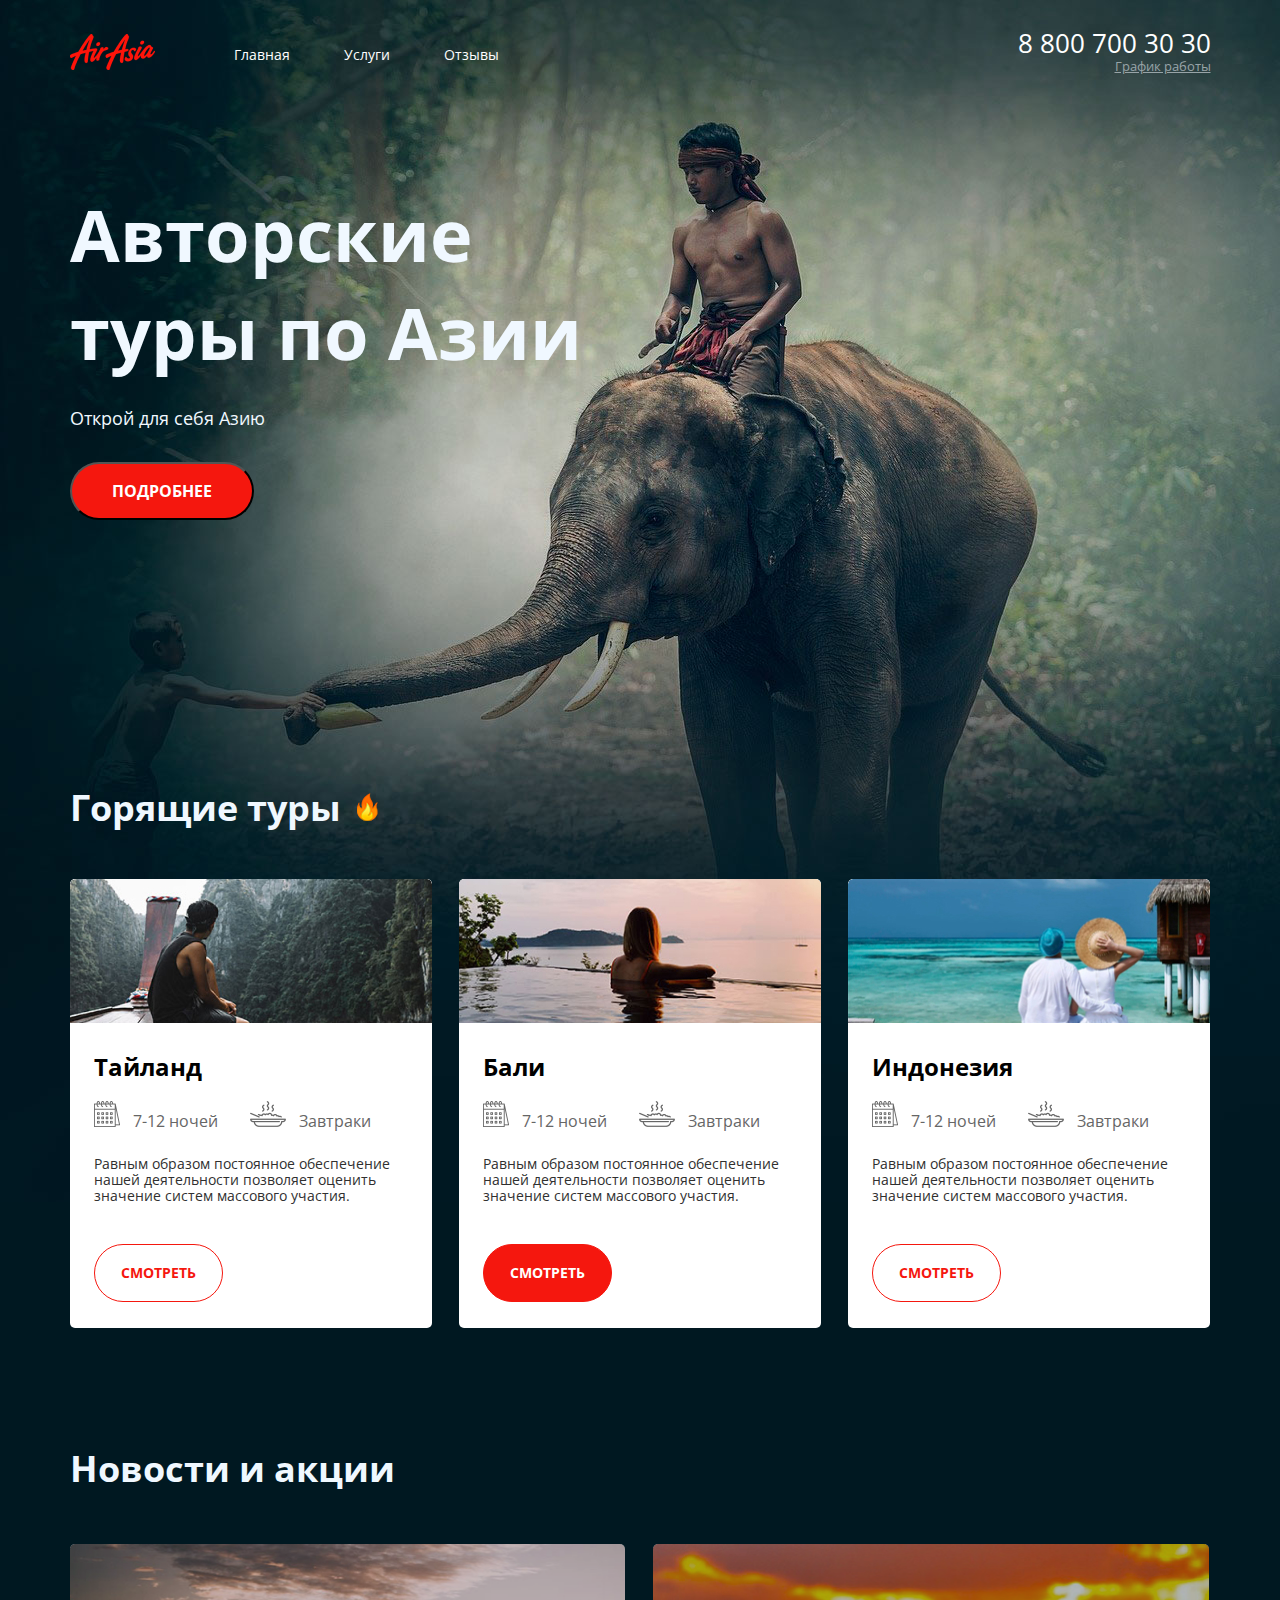
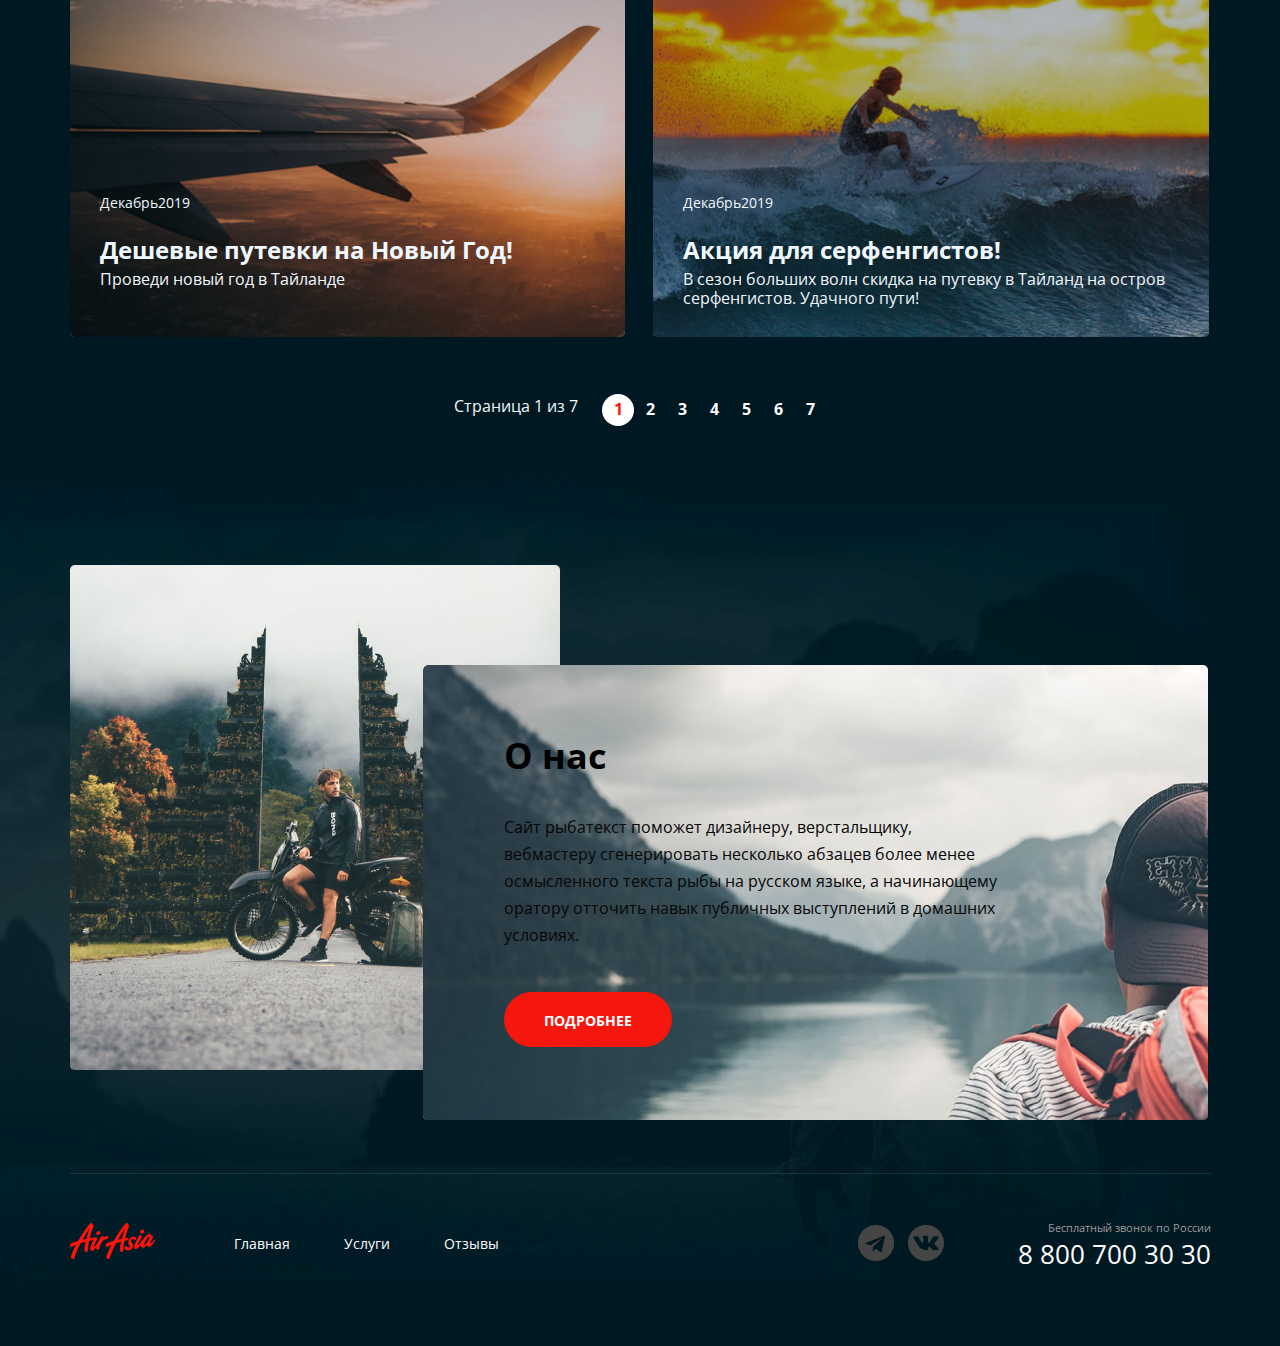
<file: project_air_asia/index.html>
<!DOCTYPE html>
<html lang="ru">

<head>
  <meta charset="UTF-8">
  <meta http-equiv="X-UA-Compatible" content="IE=edge">
  <meta name="viewport" content="width=1920, initial-scale=1.0">
  <title>air asia</title>
  <link rel="preconnect" href="https://fonts.googleapis.com">
  <link rel="preconnect" href="https://fonts.gstatic.com" crossorigin>
  <link href="https://fonts.googleapis.com/css2?family=Open+Sans:wght@400;600;700&display=swap" rel="stylesheet">
  <link rel="stylesheet" href="./normalize.css">
  <link rel="stylesheet" href="./main.css">
  <style>
    ul {
      margin: 0px;
      /* Отступ слева в браузере IE и Opera */
      padding: 0px;
      /* Отступ слева в браузере Firefox, Safari, Chrome */
    }

    ul li {
      list-style-type: none;
      /* Убираем маркеры */
    }

    h1,
    h2,
    h3,
    h4,
    h5,
    h6,
    p {
      margin: 0;
      font-weight: normal;
    }

    body,
    html {
      height: 100%;
    }

    * {
      box-sizing: border-box;
    }
  </style>
</head>

<body>
  <div class="wrapper">
    <section class="hero">
      <div class="container hero__container">
        <header class="header">
          <div class="header__col">
            <div class="logo">
              <a href="https://slawolf79.github.io/air_asia-project/project_air_asia/index.html" class="logo__link">
                <img src="./img/лого.png" class="logo__pic">
              </a>
            </div>
            <nav class="menu">
              <ul class="menu__list">
                <li class="menu__item menu__item--active"><a href="/" class="menu__link">Главная</a></li>
                <li class="menu__item"><a href="./services.html" class="menu__link">Услуги</a></li>
                <li class="menu__item"><a href="./reviews.html" class="menu__link">Отзывы</a></li>
              </ul>
            </nav>
          </div>
          <div class="header__col header__col--align--right">
            <address class="contacts">
              <a href="tel.:88007003030" class="contacts__phone">8 800 700 30 30</a>
              <div class="dropdown">
                <a href="#" class="dropdown__link">График работы</a> 
                <div class="dropdown__menu">
                  <ul class="dropdown__list">
                    <li class="dropdown__item dropdown__item--bold">пн-вс: 09:00 - 20:00</li>
                    <li class="dropdown__item">Обед: 14:00-14:30</li>
                  </ul>
                </div>
            </address>
          </div>
        </header>
        <section class="banner">
          <h1 class="banner__caption">Авторские туры по Азии</h1>
          <p class="banner__text">Открой для себя Азию</p>
          <button class="banner__button banner__button--color--red">подробнее</button>
        </section>
      </div>
    </section>

    <div class="page-content">
      <div class="container page-content__container">
        <section class="hot-tours">
          <div class="hot-tors__header">
            <h2 class="hot-tours__caption">Горящие туры</h2>
            <a href="/" class="hot-tours__link">
              <img src="./img/flame.png" alt="относительный путь" class="hot-tours__icon">
            </a>
          </div>
          <ul class="hot-tours__list">
            <li class="hot-tours__item tours">
              <div class="tours-cart">
                <a href="/" class="tours-cart__link">
                  <img src="./img/river.jpg" alt="относительный путь" class="tours-cart__pic">
                </a>
              </div>
              <div class="tours-content">
                <h3 class="tours-content__country">Тайланд</h3>
                <div class="tours-options">
                  <a href="/" class="tours-options__link">
                    <img src="./img/calendar.png" alt="относительный путь" class="tours-options__icon">
                  </a>
                  <h4 class="tours-options__timeline">7-12 ночей</h4>
                  <a href="/" class="tours-options__link">
                    <img src="./img/meal.png" alt="относительный путь" class="tours-options__icon">
                  </a>
                  <h4 class="tours-options__eating">Завтраки</h4>
                </div>
                <div class="tours-description">
                  <p class="tours-description__paragraph">Равным образом постоянное обеспечение нашей деятельности
                    позволяет
                    оценить значение систем массового участия.</p>
                </div>
                <button class="tours-content__button tours-content__button--color--white">смотреть</button>

              </div>

            </li>

            <li class="hot-tours__item tours">
              <div class="tours-cart">
                <a href="/" class="tours-cart__link">
                  <img src="./img/pool.jpg" alt="относительный путь" class="tours-cart__pic">
                </a>
              </div>
              <div class="tours-content">
                <h3 class="tours-content__country">Бали</h3>
                <div class="tours-options">
                  <a href="/" class="tours-options__link">
                    <img src="./img/calendar.png" alt="относительный путь" class="tours-options__icon">
                  </a>
                  <h4 class="tours-options__timeline">7-12 ночей</h4>
                  <a href="/" class="tours-options__link">
                    <img src="./img/meal.png" alt="относительный путь" class="tours-options__icon">
                  </a>
                  <h4 class="tours-options__eating">Завтраки</h4>
                </div>
                <div class="tours-description">
                  <p class="tours-description__paragraph">Равным образом постоянное обеспечение нашей деятельности
                    позволяет оценить значение систем массового участия.</p>
                </div>
                <button class="tours-content__button tours-content__button--color--red">смотреть</button>

              </div>

            </li>

            <li class="hot-tours__item tours">
              <div class="tours-cart">
                <a href="/" class="tours-cart__link">
                  <img src="./img/ocean.jpg" alt="относительный путь" class="tours-cart__pic">
                </a>
              </div>
              <div class="tours-content">
                <h3 class="tours-content__country">Индонезия</h3>
                <div class="tours-options">
                  <a href="/" class="tours-options__link">
                    <img src="./img/calendar.png" alt="относительный путь" class="tours-options__icon">
                  </a>
                  <h4 class="tours-options__timeline">7-12 ночей</h4>
                  <a href="/" class="tours-options__link">
                    <img src="./img/meal.png" alt="относительный путь" class="tours-options__icon">
                  </a>
                  <h4 class="tours-options__eating">Завтраки</h4>
                </div>
                <div class="tours-description">
                  <p class="tours-description__paragraph">Равным образом постоянное обеспечение нашей деятельности
                    позволяет
                    оценить значение систем массового участия.</p>
                </div>
                <button class="tours-content__button tours-content__button--color--white">смотреть</button>

              </div>

            </li>
          </ul>
        </section>
        <section class="news">
          <div class="news__container">
            <div class="news__header">
              <h2 class="news__caption">Новости и акции</h2>
            </div>
            <ul class="news__list">
              <li class="news__item single-news">
                <a href="/" class="single-news__link">
                  <img src="./img/plain.jpg" alt="относительный путь" class="single-news__pic">
                </a>
                <div class="single-news__content">
                  <date class="single-news__date">
                    <span class="single-news__date-month">Декабрь</span>
                    <span class="single-news__date-year">2019</span>
                  </date>
                  <div class="single-news__description">
                    <h3 class="single-news__caption">Дешевые путевки на Новый Год!</h3>
                    <p class="single-news__paragraph">Проведи новый год в Тайланде</p>
                  </div>
                </div>
              </li>
              <li class="news__item single-news">
                <a href="/" class="single-news__link">
                  <img src="./img/Surfer.jpg" alt="относительный путь" class="single-news__pic">
                </a>
                <div class="single-news__content">
                  <date class="single-news__date">
                    <span class="single-news__date-month">Декабрь</span>
                    <span class="single-news__date-year">2019</span>
                  </date>
                  <div class="single-news__description">
                    <h3 class="single-news__caption">Акция для серфенгистов!</h3>
                    <p class="single-news__paragraph">В сезон больших волн скидка на путевку в Тайланд на остров
                      серфенгистов. Удачного пути!</p>
                  </div>
                </div>
              </li>
            </ul>
          </div>
        </section>
        <div class="paginator paginator--theme--light">
          <div class="paginator__display">Страница 1 из 7</div>
          <ul class="paginator__list">
            <li class="paginator__item paginator__item--active"><a class="paginator__link" href="#">1</a></li>
            <li class="paginator__item"><a class="paginator__link" href="#">2</a></li>
            <li class="paginator__item"><a class="paginator__link" href="#">3</a></li>
            <li class="paginator__item"><a class="paginator__link" href="#">4</a></li>
            <li class="paginator__item"><a class="paginator__link" href="#">5</a></li>
            <li class="paginator__item"><a class="paginator__link" href="#">6</a></li>
            <li class="paginator__item"><a class="paginator__link" href="#">7</a></li>
          </ul>
        </div>
        <section class="section">
          <div class="container">
            <div class="about-us">
              <div class="about-us__description">
                <h2 class="about-us__caption">О нас</h2>
                <div class="about-us__description-text">
                  <p>Сайт рыбатекст поможет дизайнеру, верстальщику, вебмастеру сгенерировать несколько абзацев более
                    менее осмысленного текста рыбы на русском языке, а начинающему оратору отточить навык публичных
                    выступлений в домашних условиях.</p>
                </div>
                <button class="about-us__button about-us__button--color--red">подробнее</button>
              </div>
            </div>
          </div>
        </section>
      </div>
      <footer class="footer-section">
        <div class="container footer-container__content">
          <div class="footer">
            <div class="footer__col">
              <div class="logo">
                <a href="https://slawolf79.github.io/air_asia-project/project_air_asia/index.html" class="logo__link">
                  <img src="./img/лого.png" alt="относительный путь" class="logo__pic">
                </a>
              </div>
              <nav class="menu">
                <ul class="menu__list">
                  <li class="menu__item"><a href="/" class="menu__link">Главная</a></li>
                  <li class="menu__item"><a href="./services.html" class="menu__link">Услуги</a></li>
                  <li class="menu__item"><a href="./reviews.html" class="menu__link">Отзывы</a></li>
                </ul>
              </nav>
            </div>

            <div class="footer__col footer__col--align--right">
              <div class="networks">
                <ul class="networks__list">
                  <li class="networks__item networks__item--icon--tg"><a href="#" class="networks__link"></a></li>
                  <li class="networks__item networks__item--icon--vk"><a href="#" class="networks__link"></a></li>
                </ul>
              </div>

              <address class="contacts">
                <div class="contacts__info">Бесплатный звонок по России</div>
                <a href="tel.:88007003030" class="contacts__phone">8 800 700 30 30</a>
              </address>
            </div>

          </div>
        </div>
      </footer>
    </div>
  </div>

</body>

</html>
</file>
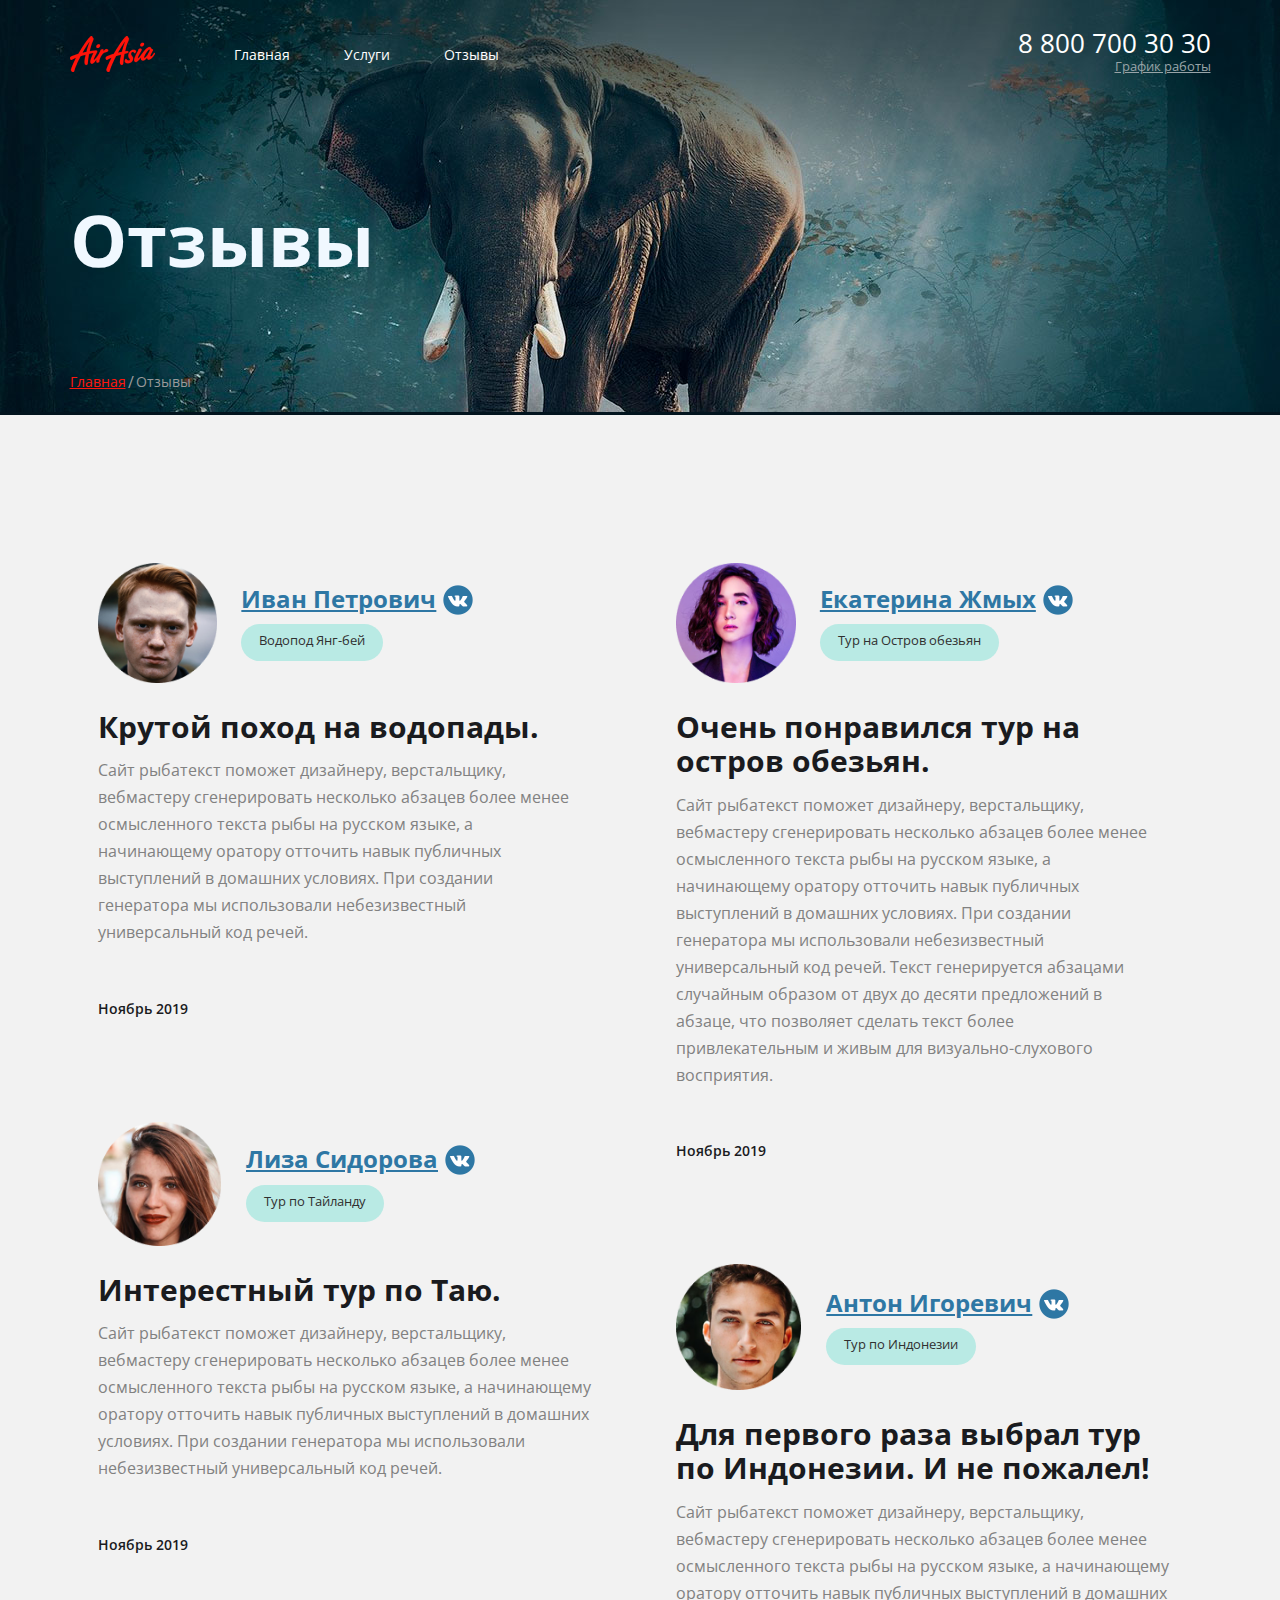
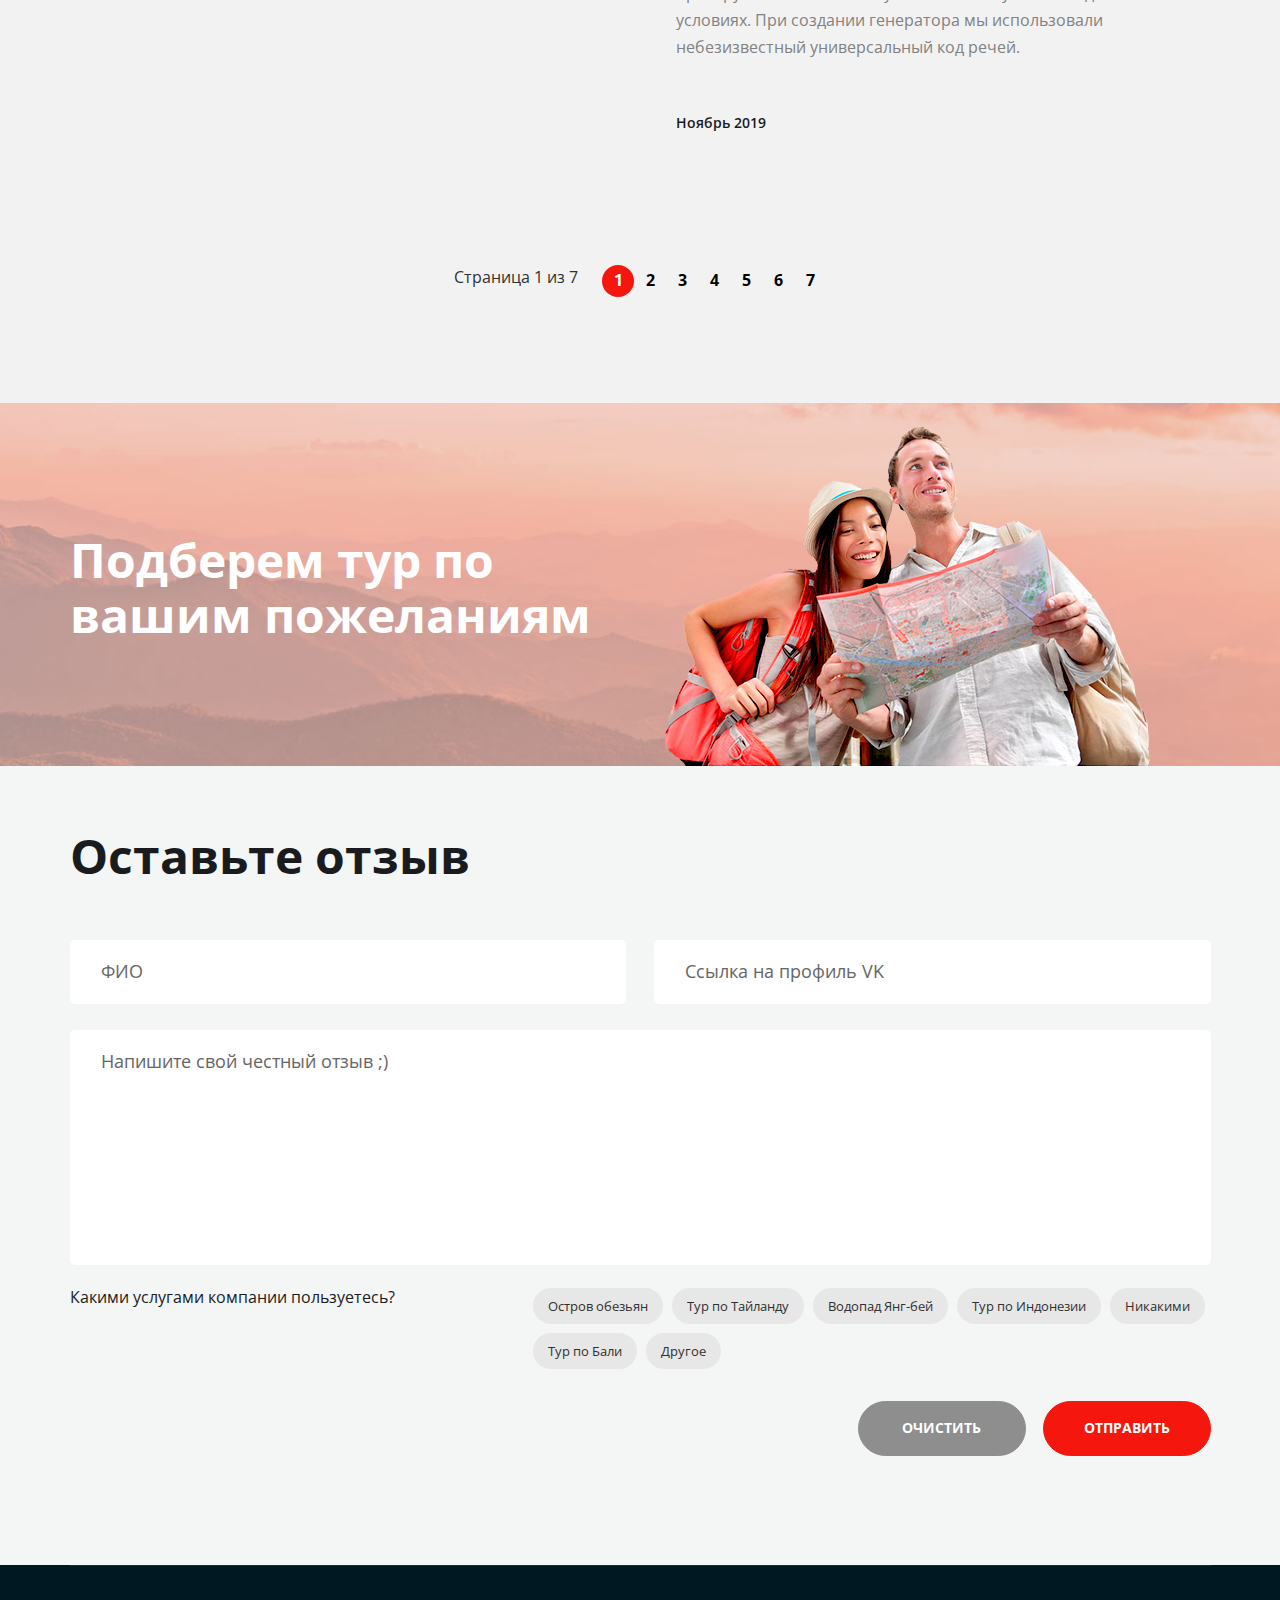
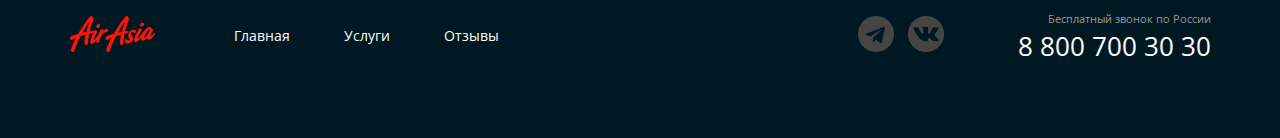
<file: project_air_asia/reviews.html>
<!DOCTYPE html>
<html lang="ru">

<head>
  <meta charset="UTF-8">
  <meta http-equiv="X-UA-Compatible" content="IE=edge">
  <meta name="viewport" content="width=1920, initial-scale=1.0">
  <title>Reviews</title>
  <link rel="preconnect" href="https://fonts.googleapis.com">
  <link rel="preconnect" href="https://fonts.gstatic.com" crossorigin>
  <link href="https://fonts.googleapis.com/css2?family=Open+Sans:wght@400;600;700&display=swap" rel="stylesheet">
  <link rel="stylesheet" href="./normalize.css">
  <link rel="stylesheet" href="./reviews.css">
  <style>
    ul {
      margin: 0px;
      /* Отступ слева в браузере IE и Opera */
      padding: 0px;
      /* Отступ слева в браузере Firefox, Safari, Chrome */
    }

    ul li {
      list-style-type: none;
      /* Убираем маркеры */
    }

    h1,
    h2,
    h3,
    h4,
    h5,
    h6,
    p {
      margin: 0;
      font-weight: normal;
    }

    body,
    html {
      height: 100%;
    }

    * {
      box-sizing: border-box;
    }

    img {
      display: block;
      max-width: 100%;
    }
  </style>
</head>

<body>
  <div class="wrapper">
    <section class="top-line">
      <div class="container top-line__container">
        <header class="header">
          <div class="header__col">
            <div class="logo">
              <a href="https://slawolf79.github.io/air_asia-project/project_air_asia/index.html" class="logo__link">
                <img src="./img/лого.png" class="logo__pic">
              </a>
            </div>
            <nav class="menu">
              <ul class="menu__list">
                <li class="menu__item menu__item--active"><a href="./index.html" class="menu__link">Главная</a></li>
                <li class="menu__item"><a href="./services.html" class="menu__link">Услуги</a></li>
                <li class="menu__item"><a href="/reviews.html" class="menu__link">Отзывы</a></li>
              </ul>
            </nav>
          </div>
          <div class="header__col header__col--align--right">
            <address class="contacts">
              <a href="tel.:88007003030" class="contacts__phone">8 800 700 30 30</a>
              <div class="dropdown">
                <a href="#" class="dropdown__link">График работы</a> 
                <div class="dropdown__menu">
                  <ul class="dropdown__list">
                    <li class="dropdown__item dropdown__item--bold">пн-вс: 09:00 - 20:00</li>
                    <li class="dropdown__item">Обед: 14:00-14:30</li>
                  </ul>
                </div>
            </address>
          </div>
        </header>
        <h1 class="page-title">Отзывы</h1>
        <nav class="breadcrumbs">
          <ul class="breadcrumbs__list">
            <li class="breadcrumbs__item">
              <a href="https://slawolf79.github.io/air_asia-project/project_air_asia/index.html" class="breadcrumbs__link">Главная</a>
            </li>
            <li class="breadcrumbs__item breadcrumbs__item--active">
              <a href="#" class="breadcrumbs__link">Отзывы</a>
            </li>
          </ul>
        </nav>
      </div>
    </section>
    <main class="page-content page-content--reviews">
      <div class="container page-content__container">
        <ul class="reviews">
          <li class="reviews__item review">
            <div class="review__profile">
              <div class="review__img">
                <img src="./img/man1.png" class="review__img-elem" alt="human-icon">
              </div>
              <div class="profile">
                <div class="profile__header">
                  <h3 class="profile__caption">Иван Петрович</h3>
                  <a href="/" class="profile__link">
                    <img src="./img/vk-blue.png" alt="относительный путь" class="profile__icon">
                  </a>
                </div>
                <div class="profile__desc">Водопод Янг-бей</div>
              </div>
            </div>
            <div class="review__content">
              <h2 class="review__title">Крутой поход на водопады.</h2>
              <div class="review__description">
                <p>Сайт рыбатекст поможет дизайнеру, верстальщику, вебмастеру сгенерировать несколько абзацев более
                  менее осмысленного текста рыбы на русском языке, а начинающему оратору отточить навык публичных
                  выступлений в домашних условиях. При создании генератора мы использовали небезизвестный универсальный
                  код речей.</p>
              </div>
            </div>
            <div class="review__date">Ноябрь 2019</div>
          </li>
          <li class="reviews__item review">
            <div class="review__profile">
              <div class="review__img">
                <img src="./img/girl2.png" class="review__img-elem" alt="human-icon">
              </div>
              <div class="profile">
                <div class="profile__header">
                  <h3 class="profile__caption">Лиза Сидорова</h3>
                  <a href="/" class="profile__link">
                    <img src="./img/vk-blue.png" alt="относительный путь" class="profile__icon">
                  </a>
                </div>
                <div class="profile__desc">Тур по Тайланду</div>
              </div>
            </div>
            <div class="review__content">
              <h2 class="review__title">Интерестный тур по Таю.</h2>
              <div class="review__description">
                <p>Сайт рыбатекст поможет дизайнеру, верстальщику, вебмастеру сгенерировать несколько абзацев более
                  менее осмысленного текста рыбы на русском языке, а начинающему оратору отточить навык публичных
                  выступлений в домашних условиях. При создании генератора мы использовали небезизвестный универсальный
                  код речей.</p>
              </div>
            </div>
            <div class="review__date">Ноябрь 2019</div>
          </li>
          <li class="reviews__item review">
            <div class="review__profile">
              <div class="review__img">
                <img src="./img/girl1.png" class="review__img-elem" alt="human-icon">
              </div>
              <div class="profile">
                <div class="profile__header">
                  <h3 class="profile__caption">Екатерина Жмых</h3>
                  <a href="/" class="profile__link">
                    <img src="./img/vk-blue.png" alt="относительный путь" class="profile__icon">
                  </a>
                </div>
                <div class="profile__desc">Тур на Остров обезьян</div>
              </div>
            </div>
            <div class="review__content">
              <h2 class="review__title">Очень понравился тур на остров обезьян.</h2>
              <div class="review__description">
                <p>Сайт рыбатекст поможет дизайнеру, верстальщику, вебмастеру сгенерировать несколько абзацев более
                  менее осмысленного текста рыбы на русском языке, а начинающему оратору отточить навык публичных
                  выступлений в домашних условиях. При создании генератора мы использовали небезизвестный универсальный
                  код речей. Текст генерируется абзацами случайным образом от двух до десяти предложений в абзаце, что
                  позволяет сделать текст более привлекательным и живым для визуально-слухового восприятия.</p>
              </div>
            </div>
            <div class="review__date">Ноябрь 2019</div>
          </li>
          <li class="reviews__item review">
            <div class="review__profile">
              <div class="review__img">
                <img src="./img/man2.png" class="review__img-elem" alt="human-icon">
              </div>
              <div class="profile">
                <div class="profile__header">
                  <h3 class="profile__caption">Антон Игоревич</h3>
                  <a href="/" class="profile__link">
                    <img src="./img/vk-blue.png" alt="относительный путь" class="profile__icon">
                  </a>
                </div>
                <div class="profile__desc">Тур по Индонезии</div>
              </div>
            </div>
            <div class="review__content">
              <h2 class="review__title">Для первого раза выбрал тур по Индонезии. И не пожалел!</h2>
              <div class="review__description">
                <p>Сайт рыбатекст поможет дизайнеру, верстальщику, вебмастеру сгенерировать несколько абзацев более
                  менее осмысленного текста рыбы на русском языке, а начинающему оратору отточить навык публичных
                  выступлений в домашних условиях. При создании генератора мы использовали небезизвестный универсальный
                  код речей.</p>
              </div>
            </div>
            <div class="review__date">Ноябрь 2019</div>
          </li>
        </ul>
        <div class="paginator paginator--theme--light">
          <div class="paginator__display">Страница 1 из 7</div>
          <ul class="paginator__list">
            <li class="paginator__item paginator__item--active"><a class="paginator__link" href="#">1</a></li>
            <li class="paginator__item"><a class="paginator__link" href="#">2</a></li>
            <li class="paginator__item"><a class="paginator__link" href="#">3</a></li>
            <li class="paginator__item"><a class="paginator__link" href="#">4</a></li>
            <li class="paginator__item"><a class="paginator__link" href="#">5</a></li>
            <li class="paginator__item"><a class="paginator__link" href="#">6</a></li>
            <li class="paginator__item"><a class="paginator__link" href="#">7</a></li>
          </ul>
        </div>
      </div>
    </main>
    <section class="middleline-section middleline-section--bg--img">
      <div class="container middleline__container">
        <div class="middleline__content">
          <div class="middleline__title">Подберем тур по вашим пожеланиям</div>
          <img src="./img/couple.png" alt="middleline-img" class="middleline__img">
        </div>
      </div>
    </section>
    <section class="inner-section inner-section--bg--white">
      <div class="cotainer inner__container">
        <h2 class="inner-section__title">Оставьте отзыв</h2>
        <form class="form">
          <div class="form__row">
            <input type="text" name="name" class="form__input" placeholder="ФИО">
            <input type="text" name="link" class="form__input" placeholder="Ссылка на профиль VK">
          </div>
          <div class="form__row form__row--textarea">
            <textarea class="form__input form__input--textarea" name="comment"
              placeholder="Напишите свой честный отзыв ;)"></textarea>
          </div>
          <div class="form__row form__row--controls">
            <p class="form__controls-title">Какими услугами компании пользуетесь?</p>
            <ul class="form__controls-list control">
              <li class="control__item">
                <label class="control__elem">
                  <input type="checkbox" class="control__checkbox" name="tour">
                  <span class="control__tag">Остров обезьян</span>
                </label>
              </li>
              <li class="control__item">
                <label class="control__elem">
                  <input type="checkbox" class="control__checkbox" name="tour">
                  <span class="control__tag">Тур по Тайланду</span>
                </label>
              </li>
              <li class="control__item">
                <label class="control__elem">
                  <input type="checkbox" class="control__checkbox" name="tour">
                  <span class="control__tag">Водопад Янг-бей</span>
                </label>
              </li>
              <li class="control__item">
                <label class="control__elem">
                  <input type="checkbox" class="control__checkbox" name="tour">
                  <span class="control__tag">Тур по Индонезии</span>
                </label>
              </li>
              <li class="control__item">
                <label class="control__elem">
                  <input type="checkbox" class="control__checkbox" name="tour">
                  <span class="control__tag">Никакими</span>
                </label>
              </li>
              <li class="control__item">
                <label class="control__elem">
                  <input type="checkbox" class="control__checkbox" name="tour">
                  <span class="control__tag">Тур по Бали</span>
                </label>
              </li>
              <li class="control__item">
                <label class="control__elem">
                  <input type="checkbox" class="control__checkbox" name="tour">
                  <span class="control__tag">Другое</span>
                </label>
              </li>
            </ul>
          </div>
          <div class="form__row form__row--btn">
            <button type="reset" class="btn btn--theme--black">Очистить</button>
            <button type="submit" class="btn btn--theme--red">Отправить</button>
          </div>
        </form>
      </div>
    </section>
    <footer class="footer-section">
      <div class="container footer-container__content">
        <div class="footer">
          <div class="footer__col">
            <div class="logo">
              <a href="https://slawolf79.github.io/air_asia-project/project_air_asia/index.html" class="logo__link">
                <img src="./img/лого.png" alt="относительный путь" class="logo__pic">
              </a>
            </div>
            <nav class="menu">
              <ul class="menu__list">
                <li class="menu__item"><a href="./index.html" class="menu__link">Главная</a></li>
                <li class="menu__item"><a href="./services.html" class="menu__link">Услуги</a></li>
                <li class="menu__item"><a href="/reviews.html" class="menu__link">Отзывы</a></li>
              </ul>
            </nav>
          </div>

          <div class="footer__col footer__col--align--right">
            <div class="networks">
              <ul class="networks__list">
                <li class="networks__item networks__item--icon--tg"><a href="#" class="networks__link"></a></li>
                <li class="networks__item networks__item--icon--vk"><a href="#" class="networks__link"></a></li>
              </ul>
            </div>

            <address class="contacts">
              <div class="contacts__info">Бесплатный звонок по России</div>
              <a href="tel.:88007003030" class="contacts__phone">8 800 700 30 30</a>
            </address>
          </div>

        </div>
      </div>
    </footer>
  </div>

</body>

</html>
</file>
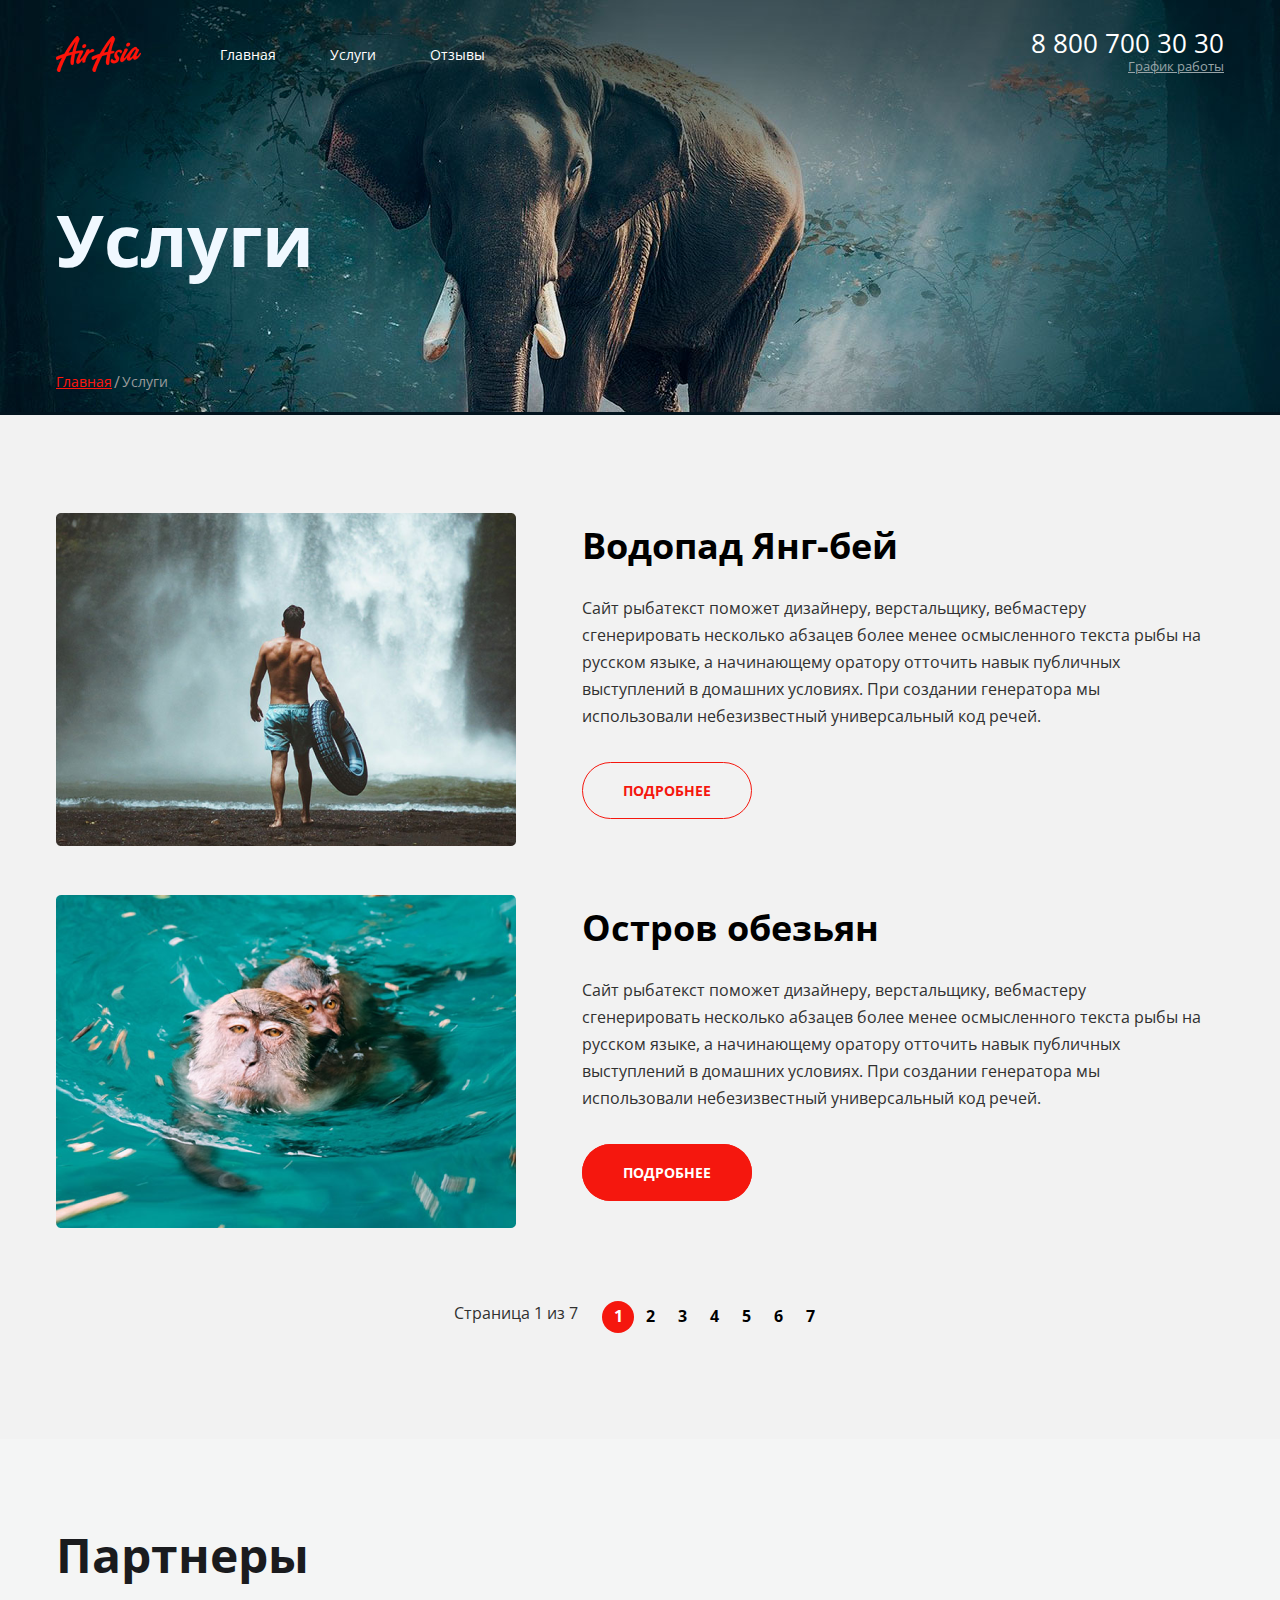
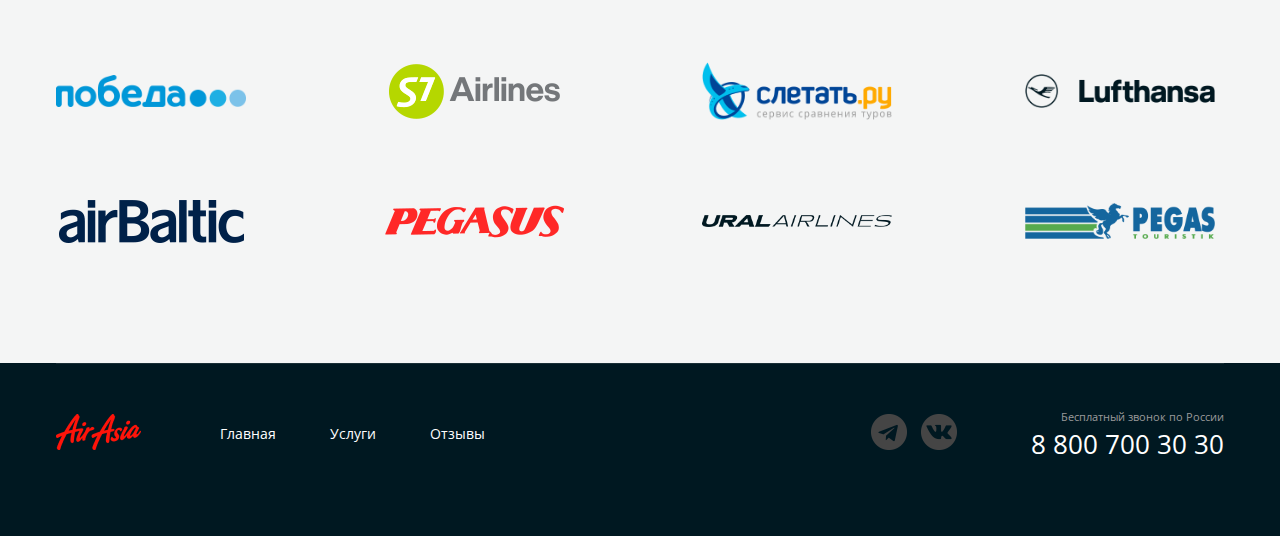
<file: project_air_asia/services.html>
<!DOCTYPE html>
<html lang="ru">

<head>
  <meta charset="UTF-8">
  <meta http-equiv="X-UA-Compatible" content="IE=edge">
  <meta name="viewport" content="width=1920, initial-scale=1.0">
  <title>Services</title>
  <link rel="preconnect" href="https://fonts.googleapis.com">
  <link rel="preconnect" href="https://fonts.gstatic.com" crossorigin>
  <link href="https://fonts.googleapis.com/css2?family=Open+Sans:wght@400;600;700&display=swap" rel="stylesheet">
  <link rel="stylesheet" href="./normalize.css">
  <link rel="stylesheet" href="./services.css">
  <style>
    ul {
      margin: 0px;
      /* Отступ слева в браузере IE и Opera */
      padding: 0px;
      /* Отступ слева в браузере Firefox, Safari, Chrome */
    }

    ul li {
      list-style-type: none;
      /* Убираем маркеры */
    }

    h1,
    h2,
    h3,
    h4,
    h5,
    h6,
    p {
      margin: 0;
      font-weight: normal;
    }

    body,
    html {
      height: 100%;
    }

    * {
      box-sizing: border-box;
    }

    img {
      display: block;
      max-width: 100%;
    }
  </style>
</head>

<body>
  <div class="wrapper">
    <section class="top-line">
      <div class="container top-line__container">
        <header class="header">
          <div class="header__col">
            <div class="logo">
              <a href="https://slawolf79.github.io/air_asia-project/project_air_asia/index.html" class="logo__link">
                <img src="./img/лого.png" class="logo__pic">
              </a>
            </div>
            <nav class="menu">
              <ul class="menu__list">
                <li class="menu__item menu__item--active"><a href="./index.html" class="menu__link">Главная</a></li>
                <li class="menu__item"><a href="/" class="menu__link">Услуги</a></li>
                <li class="menu__item"><a href="./reviews.html" class="menu__link">Отзывы</a></li>
              </ul>
            </nav>
          </div>
          <div class="header__col header__col--align--right">
            <address class="contacts">
              <a href="tel.:88007003030" class="contacts__phone">8 800 700 30 30</a>
              <div class="dropdown">
                <a href="#" class="dropdown__link">График работы</a> 
                <div class="dropdown__menu">
                  <ul class="dropdown__list">
                    <li class="dropdown__item dropdown__item--bold">пн-вс: 09:00 - 20:00</li>
                    <li class="dropdown__item">Обед: 14:00-14:30</li>
                  </ul>
                </div>
            </address>
          </div>
        </header>
        <h1 class="page-title">Услуги</h1>
        <nav class="breadcrumbs">
          <ul class="breadcrumbs__list">
            <li class="breadcrumbs__item">
              <a href="https://slawolf79.github.io/air_asia-project/project_air_asia/index.html" class="breadcrumbs__link">Главная</a>
            </li>
            <li class="breadcrumbs__item breadcrumbs__item--active">
              <a href="#" class="breadcrumbs__link">Услуги</a>
            </li>
          </ul>
        </nav>
      </div>
    </section>
    <main class="page-content page-content--services">
      <div class="container page-content__container">
        <ul class="services">
          <li class="services__item service">
            <div class="service__img">
              <img src="./img/waterfall.png" class="service__img-elem" alt="waterfall">
            </div>
            <div class="service__content">
              <h2 class="service__title">Водопад Янг-бей</h2>
              <div class="service__description">
                <p>Сайт рыбатекст поможет дизайнеру, верстальщику, вебмастеру сгенерировать несколько абзацев более
                  менее осмысленного текста рыбы на русском языке, а начинающему оратору отточить навык публичных
                  выступлений в домашних условиях. При создании генератора мы использовали небезизвестный универсальный
                  код речей.</p>
              </div>
              <a href="#" class="btn btn--color--red service__btn">Подробнее</a>
            </div>
          </li>
          <li class="services__item service">
            <div class="service__img">
              <img src="./img/monkeys.png" class="service__img-elem" alt="monkeys">
            </div>
            <div class="service__content">
              <h2 class="service__title">Остров обезьян</h2>
              <div class="service__description">
                <p>Сайт рыбатекст поможет дизайнеру, верстальщику, вебмастеру сгенерировать несколько абзацев более
                  менее осмысленного текста рыбы на русском языке, а начинающему оратору отточить навык публичных
                  выступлений в домашних условиях. При создании генератора мы использовали небезизвестный универсальный
                  код речей.</p>
              </div>
              <a href="#" class="btn btn--color--white service__btn">Подробнее</a>
            </div>
          </li>
        </ul>
        <div class="paginator paginator--theme--light">
          <div class="paginator__display">Страница 1 из 7</div>
          <ul class="paginator__list">
            <li class="paginator__item paginator__item--active"><a class="paginator__link" href="#">1</a></li>
            <li class="paginator__item"><a class="paginator__link" href="#">2</a></li>
            <li class="paginator__item"><a class="paginator__link" href="#">3</a></li>
            <li class="paginator__item"><a class="paginator__link" href="#">4</a></li>
            <li class="paginator__item"><a class="paginator__link" href="#">5</a></li>
            <li class="paginator__item"><a class="paginator__link" href="#">6</a></li>
            <li class="paginator__item"><a class="paginator__link" href="#">7</a></li>
          </ul>
        </div>
      </div>
    </main>
    <section class="inner-section inner-section--bg--white">
      <div class="container inner__container">
        <h1 class="inner-section__title">Партнеры</h1>
        <ul class="partners">
          <li class="partners__item">
            <a href="#" class="partners__link">
              <img src="./img/pobeda.png" alt="pobeda logo">
            </a>
          </li>
          <li class="partners__item">
            <a href="#" class="partners__link">
              <img src="./img/s7.png" alt="s7 logo">
            </a>
          </li>
          <li class="partners__item">
            <a href="#" class="partners__link">
              <img src="./img/lets-fly.png" alt="lets-fly logo">
            </a>
          </li>
          <li class="partners__item">
            <a href="#" class="partners__link">
              <img src="./img/lufthansa.png" alt="lufthansa logo">
            </a>
          </li>
          <li class="partners__item">
            <a href="#" class="partners__link">
              <img src="./img/airbaltic.png" alt="airbaltic logo">
            </a>
          </li>
          <li class="partners__item">
            <a href="#" class="partners__link">
              <img src="./img/pegasus.png" alt="pegasus logo">
            </a>
          </li>
          <li class="partners__item">
            <a href="#" class="partners__link">
              <img src="./img/ural.png" alt="ural logo">
            </a>
          </li>
          <li class="partners__item">
            <a href="#" class="partners__link">
              <img src="./img/pegas.png" alt="pegas logo">
            </a>
          </li>
        </ul>

      </div>
    </section>
    <footer class="footer-section">
      <div class="container footer-container__content">
        <div class="footer">
          <div class="footer__col">
            <div class="logo">
              <a href="https://slawolf79.github.io/air_asia-project/project_air_asia/index.html" class="logo__link">
                <img src="./img/лого.png" alt="относительный путь" class="logo__pic">
              </a>
            </div>
            <nav class="menu">
              <ul class="menu__list">
                <li class="menu__item"><a href="./index.html" class="menu__link">Главная</a></li>
                <li class="menu__item"><a href="/" class="menu__link">Услуги</a></li>
                <li class="menu__item"><a href="./reviews.html" class="menu__link">Отзывы</a></li>
              </ul>
            </nav>
          </div>

          <div class="footer__col footer__col--align--right">
            <div class="networks">
              <ul class="networks__list">
                <li class="networks__item networks__item--icon--tg"><a href="#" class="networks__link"></a></li>
                <li class="networks__item networks__item--icon--vk"><a href="#" class="networks__link"></a></li>
              </ul>
            </div>

            <address class="contacts">
              <div class="contacts__info">Бесплатный звонок по России</div>
              <a href="tel.:88007003030" class="contacts__phone">8 800 700 30 30</a>
            </address>
          </div>

        </div>
      </div>
    </footer>
  </div>

</body>

</html>
</file>
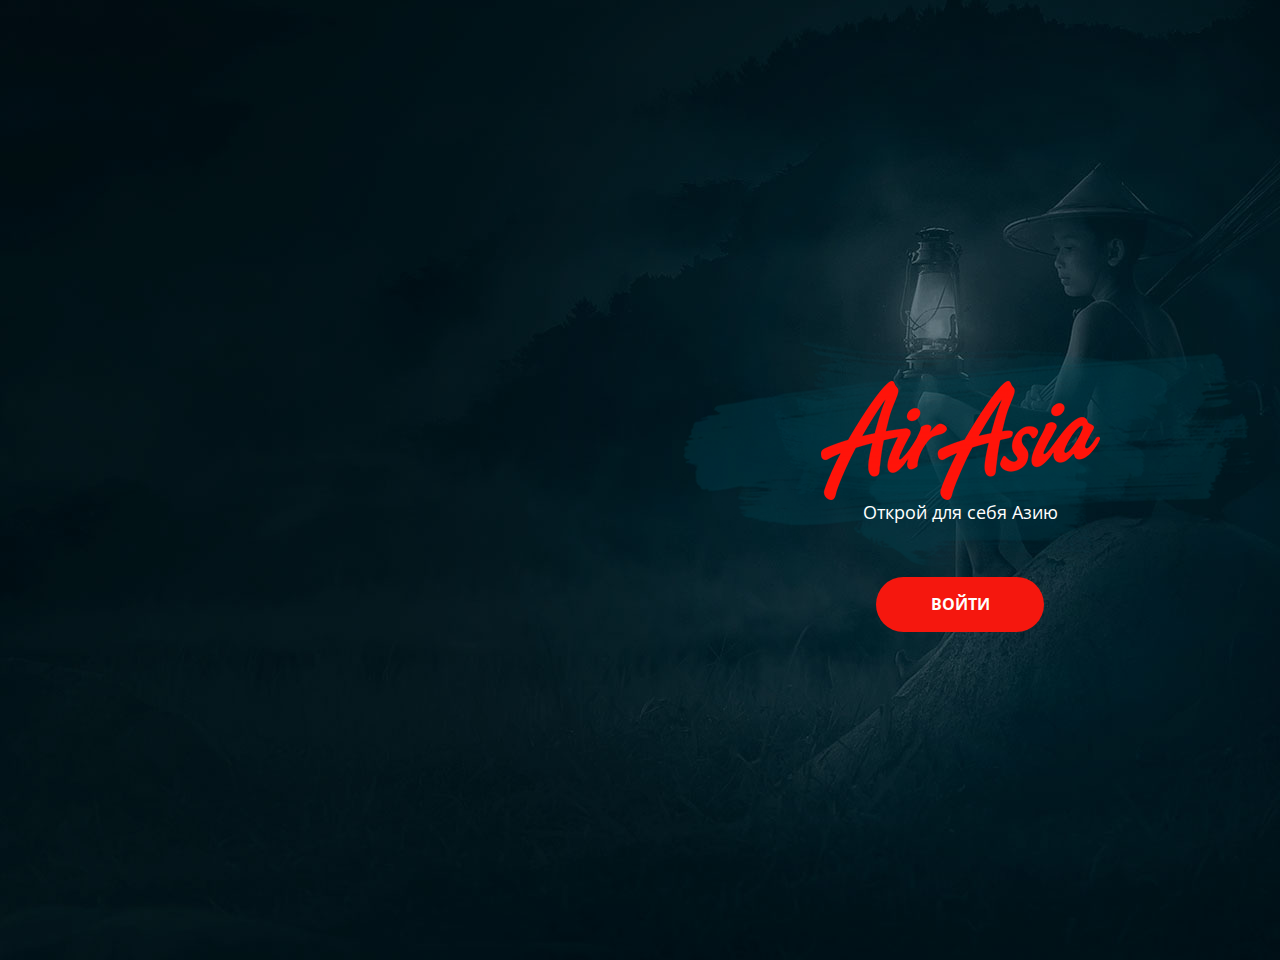
<file: project_air_asia/welcome.html>
<!DOCTYPE html>
<html lang="ru">

<head>
  <meta charset="UTF-8">
  <meta http-equiv="X-UA-Compatible" content="IE=edge">
  <meta name="viewport" content="width=1920, initial-scale=1.0">
  <title>air asia</title>
  <link rel="preconnect" href="https://fonts.googleapis.com">
  <link rel="preconnect" href="https://fonts.gstatic.com" crossorigin>
  <link href="https://fonts.googleapis.com/css2?family=Open+Sans:wght@400;600;700&display=swap" rel="stylesheet">
  <link rel="stylesheet" href="./normalize.css">
  <link rel="stylesheet" href="./welcome.css">
  <link rel="stylesheet" href="https://cdnjs.cloudflare.com/ajax/libs/animate.css/4.1.1/animate.min.css">
  <style>
    ul {
      margin: 0px;
      /* Отступ слева в браузере IE и Opera */
      padding: 0px;
      /* Отступ слева в браузере Firefox, Safari, Chrome */
    }

    ul li {
      list-style-type: none;
      /* Убираем маркеры */
    }

    h1,
    h2,
    h3,
    h4,
    h5,
    h6,
    p {
      margin: 0;
      font-weight: normal;
    }

    body,
    html {
      height: 100%;
    }

    * {
      box-sizing: border-box;
    }

    img {
      display: block;
      max-width: 100%;
    }
  </style>
</head>
<body>
  <div class="wrapper">
    <section class="enter">
      <div class="container">
        <main class="main">
          <div class="logo">
            <a href="https://slawolf79.github.io/air_asia-project/project_air_asia/index.html" class="logo__link">
              <img src="./img/logo2.png" class="logo__pic">
            </a>
            <p class="text">Открой для себя Азию</p>
          </div>
          <a href="https://slawolf79.github.io/air_asia-project/project_air_asia/" class="button button--color--red">Войти</a>
        </main>
      </div>
    </section>
  </div>
</body>
</file>
<file: project_air_asia/main.css>
body {
  font-family: 'Open Sans', sans-serif;
  background: #001821;
  color: aliceblue;
  margin: 0px;
}

.wrapper {
  background: url('./img/bg1.png') center top no-repeat, url('./img/bg2.png') right bottom no-repeat;
  display: flex;
  flex-direction: column;
  min-height: 100%;
  overflow-x: hidden;
}


.container {
  margin: 0 auto;
  width: 1141px;


}

.hero {
  min-height: 787px;
}

.hero__container {
  display: flex;
  flex-direction: column;
  justify-content: space-between;

}

.header {
  padding-top: 33px;
  display: flex;
  justify-content: space-between;
  align-items: center;
  margin-bottom: 30px;
}

.header__col {
  display: flex;
  align-items: center;
}

.header__col--align--right {
  justify-content: flex-end;
}

.logo {
  display: block;
  margin-right: 79px;
}

.menu {
  display: flex;


}

.contacts {
  color: #ffffff;
  font-style: normal;
  text-align: right;
}

[href] {
  color: #ffffff;
  text-decoration: none;
}


.menu__item {
  display: inline-flex;
  vertical-align: middle;
  margin-right: 50px;

}


.menu__item:last-child {
  margin-right: 0px;
}

.menu__link {
  font-size: 14px;

}

.menu__link:hover {
  color: #FF160D;
  transition: .7s;
}


.contacts__phone {
  text-decoration: none;
  font-size: 26px;
  font-style: normal;
  font-weight: 400;
  line-height: 20px;

}

.dropdown {
  position: relative;
}

.dropdown:hover .dropdown__menu {
  right: 0px;
  opacity: .8;

}

.dropdown:hover .dropdown__link {
  color: #fff;
  transition: .7s;
}
  

.dropdown__menu {
  display: block;
  width: 160px; 
  height: 80px; 
  background: #CDD1D2;
  position: absolute;
  border-radius: 10px;
  top: 100%;
  padding: 22px 19px;
  right: -9999px;
  opacity: 0;
  transition: opacity .4s;
  margin-top: 16px;
     
}
.dropdown__menu:before {
  content: "";
  display: block;
  width: 0; 
  height: 0;
  position: absolute; 
  bottom: 90%; 
  right: calc(30% - 10px);
  border-left: 12px solid transparent;
  border-bottom: 24px solid #CDD1D2;
  border-right: 12px solid transparent;
}

.dropdown__menu:after {
  content: "";
  display: block;
  height: 30px;
  left: 0px;
  right: 0px;
  top: -29px;
  position: absolute; 
}

.dropdown__link {
  text-decoration: underline;
  color: #98A4A8;
  font-size: 13px;
}

.dropdown__list {
  display: flex;
  flex-direction: column;
  align-items: flex-start;
}

.dropdown__item {
  font-size: 13px;
  font-weight: 600;
  color: #1E1F20;

}

.dropdown__item--bold {
  font-weight: bold;
}

.banner {
  display: block;
  width: 50%;
  padding-top: 80px;
}

.banner__caption {
  font-size: 72px;
  font-style: normal;
  font-weight: 700;
  line-height: 98px;
  margin-bottom: 27.5px;
}

.banner__text {
  font-size: 18px;
  font-style: normal;
  font-weight: 400;
  line-height: 20px;
  margin-bottom: 33.5px;
}

.banner__button {
  border-radius: 35px;
  padding: 18px 40px;
  color: #ffffff;
  font-weight: bold;
  text-transform: uppercase;
  text-decoration: none;

}

.banner__button--color--red {
  background: #F5170E;
  color: #ffffff;
}

.banner__button--color--red:hover {
  background: #ffffff;
  color: #F5170E;
  transition: .9s;
}

.page-content__container {
  display: flex;
  flex-direction: column;
  justify-content: space-between;

}

.hot-tours {

  margin-bottom: 120px;

}

.hot-tours__header {
  display: flex;
  justify-content: space-between;
  font-style: normal;
  margin-bottom: 51px;
}

.hot-tours__caption {
  display: inline-flex;
  font-size: 36px;
  font-weight: bold;
  margin-right: 12px;
}

.hot-tours__link {
  display: inline-flex;
}

.hot-tours__list {
  display: inline-flex;
  justify-content: space-between;
  margin-top: 51px;
}

.hot-tours__item {
  display: flex;
  flex-direction: column;
  width: calc(100% / 3 - 18px);

}

.tours {
  min-height: 449px;
  background: #ffffff;
  border-radius: 5px;
  border-color: #F5170E;
  overflow: hidden;
}

.hot-tours__item:last-child {
  margin-right: 0px;
}

.tours-cart {
  display: flex;
  flex-direction: column;
  min-height: 144px;

}

.tours-cart__pic {
  border-radius: 5px 5px 0px 0px;

}

.tours-content {
  display: flex;
  flex-direction: column;
  padding: 26px 24px;
  flex: 1;
}

.tours-content__country {
  color: black;
  font-weight: 700;
  font-size: 24px;
  margin-bottom: 21px;
}

.tours-options {
  margin-bottom: 23.5px;

}

.tours-options__icon {
  display: inline-flex;
  margin-right: 9px;


}

.tours-options__timeline {
  display: inline-flex;
  font-weight: 400;
  font-size: 16px;
  line-height: 22px;
  color: #666666;
  margin-right: 28px;


}

.contacts-timetable__item {
  font-style: normal;
  font-weight: 700;
  font-size: 13px;
  line-height: 21px;
  color: #1E1F20;
}

.contacts-timetable__item:last-child {
  font-weight: 600;
}


.tours-options__eating {
  display: inline-flex;
  font-weight: 400;
  font-size: 16px;
  line-height: 21px;
  color: #666666;
  margin-right: 32px;

}

.tours-description {

  margin-bottom: 24.5px;
}

.tours-description__paragraph {
  font-weight: 400;
  font-size: 14px;
  color: #303030;

}

.tours-content__button {

  padding: 20px 26px;
  color: #F5170E;
  font-weight: bold;
  font-size: 14px;
  text-transform: uppercase;
  text-decoration: none;
  border: 1px solid #F5170E;
  border-radius: 35px;
  margin-right: auto;
  margin-top: auto;
}

.tours-content__button--color--white {
  background: #ffffff;
  color: #F5170E;

}

.tours-content__button--color--white:hover {
  background: #F5170E;
  color: #ffffff;
  transition: .9s;
}

.tours-content__button--color--red {
  background: #F5170E;
  color: #ffffff;
}

.tours-content__button--color--red:hover {
  background: #ffffff;
  color: #F5170E;
  transition: .9s;
}

.news {
  width: 1139px;
  margin-bottom: 47.5px;
}

.news__container {
  display: flex;
  flex-direction: column;
  justify-content: space-between;
}

.news__header {
  display: block;
  font-style: normal;
  margin-bottom: 54.5px;
}

.news__caption {
  display: block;
  font-size: 36px;
  font-weight: bold;
}

.news__list {
  display: flex;
  justify-content: space-between;
}

.news__item {
  min-height: 394px;
  margin-right: 2.5%;
  flex: 1;

}

.news__item:last-child {
  margin-right: 0px;
}

.single-news {
  position: relative;
  overflow: hidden;

}

.single-news__link {
  display: block;
}

.single-news__pic {
  display: block;
  width: 100%;
  height: 100%;
  object-fit: cover;
  border-radius: 5px;
  opacity: .8;
}

.single-news__content {
  position: absolute;
  left: 0;
  right: 0;
  bottom: 0;
  padding: 26px 30px;
  min-height: 169.5px;
}


.single-news__date {
  display: flex;
  justify-self: start;
  font-weight: 400;
  font-size: 14px;
  margin-bottom: 12.5px;
}

.single-news__description {
  display: flex;
  flex-direction: column;
  justify-content: space-between;

}

.single-news__caption {
  font-weight: 700;
  font-size: 24px;
  margin-top: 12.5px;

}


.single-news__paragraph {
  font-weight: 400;
  font-size: 16px;
  margin-top: 7px;

}

.paginator {
  display: flex;
  justify-content: center;
  align-items: center;
  margin-bottom: 139.5px;
}

.paginator--theme--light .paginator__link {
  color: #fff;
}

.paginator--theme--light .paginator__item--active .paginator__link {
  color: #F5170E;
  background: #fff;
  transition: .9s;
}

.paginator--theme--light .paginator__link:hover {
  color: #F5170E;
  background: #fff;
  transition: .9s;
}

.paginator__display {
  margin-right: 24px;

}

.paginator__list {
  display: flex;
  align-items: center;
}


.paginator__item {
  text-align: center;
  margin-top: 8px;
}

.paginator__item--active .paginator__link {
  background: #FFFFFF;
  color: #F5170E;
  transition: .9s;
}

.paginator__link {
  display: block;
  width: 32px;
  height: 32px;
  border-radius: 50%;
  font-weight: bold;
  line-height: 30px;
  text-decoration: none;
  
} 

.container {
  margin: 0 auto;
  width: 1141px;
}
.about-us {
  display: flex;
}

.about-us:before {
  content: "";
  display: block;
  width: 490px;
  height: 505px;
  background: url('./img/gates.jpg') center center / cover no-repeat;
  border-radius: 5px;
}

.about-us__description {
  background: url('./img/mountains.jpg');
  padding: 70px 202px 66px 81px;
  margin-bottom: 53px;
  max-width: 785px;
  min-height: 455px;
  border-radius: 5px;
  margin-left: -137px;
  margin-top: 100px;

}


.about-us__caption {
  font-weight: 700;
  font-size: 36px;
  margin-bottom: 37px;
  color: #000000;
}

.about-us__description-text {
  font-style: normal;
  font-weight: 400;
  font-size: 16px;
  line-height: 27px;
  margin-bottom: 43px;
  color: #060606;
}



.about-us__button {
  padding: 20px 26px;
  color: #F5170E;
  font-weight: bold;
  font-size: 14px;
  text-transform: uppercase;
  text-decoration: none;
  border: 1px solid #F5170E;
  border-radius: 35px;
  width: 168px;
  height: 55px;
}

.about-us__button--color--red {
  background: #F5170E;
  color: #ffffff;
}

.about-us__button--color--red:hover {
  background: #ffffff;
  color: #F5170E;
  border: 1px solid #ffffff;
  transition: .9s;
}

.about-us__description-text p {
  margin-bottom: 20px;
}

.about-us__description-text p:last-child {
  margin-bottom: 0px;
}

.footer-section {
  margin-top: auto;
}

.footer-container__content {
  border-top: 1px solid rgba(255, 255, 255, .1)
}

.footer {
  height: 92.64px;
  position: relative;
  display: flex;
  align-items: center;
  justify-content: space-between;
  margin-bottom: 57.36px;
  margin-top: 22px;
}

.footer__col {
  display: flex;
  align-items: center;
}

.footer__col--align--right {
  justify-content: flex-end;
}

.footer .logo {
  display: inline-block;


}

.footer .menu {
  display: inline-block;
}

.footer .networks {
  margin-right: 74px;
}


.footer .networks__item {
  display: inline-block;
  vertical-align: middle;
  margin-right: 10px;
}

.footer .networks__item:last-child {
  margin-right: 0px;
}

.footer .networks__item--icon--tg .networks__link {
  width: 36px; 
  height: 36px;
  background: url('./img/tg-sprites.png') -66px -10px;
}

.footer .networks__item--icon--tg .networks__link:hover {
  width: 36px; 
  height: 36px;
  background: url('./img/tg-sprites.png') -10px -10px;
  transition: 1s;
}

.footer .networks__item--icon--vk .networks__link {
  width: 36px; 
  height: 36px;
  background: url('./img/vk-sprites.png') -66px -10px;
}

.footer .networks__item--icon--vk .networks__link:hover {
  width: 36px; 
  height: 36px;
  background: url('./img/vk-sprites.png') -10px -10px;
  transition: 1s;
}

.footer .networks__link {
  display: block;
  width: 36px;
  height: 36px;
  text-decoration: none;
}

.footer .contacts {
  color: #ffffff;
}

.footer .contacts__info {
  margin-bottom: 6.5px;
  font-style: normal;
  font-weight: 400;
  font-size: 11px;
  line-height: 20px;
  color: #9A9A9A;
}
</file>
<file: project_air_asia/reviews.css>
body {
  font-family: 'Open Sans', sans-serif;
  background: #001821;
  color: aliceblue;
  margin: 0px;
}

.wrapper {

  display: flex;
  flex-direction: column;
  min-height: 100%;
  overflow-x: hidden;

}

.container {
  margin: 0 auto;
  width: 1141px;
}
.top-line {
  min-height: 415px;
  display: flex;
  flex-direction: column;
  padding-bottom: 23.5px;
  background: #02141E url('./img/headline.service.png') right 10% top no-repeat;
}

.top-line__container {
  flex: 1;
  display: flex;
  flex-direction: column;
  justify-content: space-between;
}

.header {
  padding-top: 33px;
  display: flex;
  justify-content: space-between;
  align-items: center;
  margin-bottom: 30px;
}

.header__col {
  display: flex;
  align-items: center;
}

.header__col--align--right {
  justify-content: flex-end;
}

.logo {
  display: block;
  margin-right: 79px;
}

.menu {
  display: flex;
}

.contacts {
  color: #ffffff;
  font-style: normal;
  text-align: right;
}

[href] {
  color: #ffffff;
  text-decoration: none;
}

.menu__item {
  display: inline-flex;
  vertical-align: middle;
  margin-right: 50px;

}

.menu__item:last-child {
  margin-right: 0px;
}

.menu__link {
  font-size: 14px;

}

.menu__link:hover {
  color: #FF160D;
  transition: .7s;
}

.contacts__phone {
  text-decoration: none;
  font-size: 26px;
  font-style: normal;
  font-weight: 400;
  line-height: 20px;

}


.dropdown {
  position: relative;
}

.dropdown:hover .dropdown__menu {
  right: 0px;
  opacity: .8;

}

.dropdown:hover .dropdown__link {
  color: #fff;
  transition: .7s;
}
  

.dropdown__menu {
  display: block;
  width: 160px; 
  height: 80px; 
  background: #CDD1D2;
  position: absolute;
  border-radius: 10px;
  top: 100%;
  padding: 22px 19px;
  right: -9999px;
  opacity: 0;
  transition: opacity .4s;
  margin-top: 16px;

     
}
.dropdown__menu:before {
  content: "";
  display: block;
  width: 0; 
  height: 0;
  position: absolute; 
  bottom: 90%; 
  right: calc(30% - 10px);
  border-left: 12px solid transparent;
  border-bottom: 24px solid #CDD1D2;
  border-right: 12px solid transparent;
}

.dropdown__menu:after {
  content: "";
  display: block;
  height: 30px;
  left: 0px;
  right: 0px;
  top: -29px;
  position: absolute; 
}

.dropdown__link {
  text-decoration: underline;
  color: #98A4A8;
  font-size: 13px;
}

.dropdown__list {
  display: flex;
  flex-direction: column;
  align-items: flex-start;
}

.dropdown__item {
  font-size: 13px;
  font-weight: 600;
  color: #1E1F20;

}

.dropdown__item--bold {
  font-weight: bold;
}

.page-title {
  font-weight: 700;
  font-size: 72px;
  line-height: 1;
}

.breadcrumbs__list {
  display: flex;
  align-items: center;
}

.breadcrumbs__item {
  display: flex;
  align-items: center;
  padding-left: 2px;

}

.breadcrumbs__item:first-child {
  padding-left: 0px;
}

.breadcrumbs__item:after {
  content: "/";
  color: #9A9A9A;
  padding-left: 2px;
}

.breadcrumbs__item:last-child::after {
  display: none;
}
.breadcrumbs__item--active .breadcrumbs__link {
  color: #9A9A9A;
  text-decoration: none;
  transition: .7s;
}

.breadcrumbs__link {
  color: #FF160D;
  font-size: 14px;
  font-weight: 400;
  text-decoration: underline;
}

.page-content--reviews {
  background: #F2F2F2;
  color: #303030;
  padding: 98px 0px;
  display: flex;
  flex-direction: column;
}

.page-content__container {
  flex: 1;
  display: flex;
  flex-direction: column;
  justify-content: space-between;
  
}

.reviews {
  column-count: 2;
  margin-bottom: 71px;
  
}

.review {
  display: inline-block;
  padding: 50px 28px;
  max-width: 557px;
  min-height: 542px;
  margin-right: 27px;
}

.review:nth-child(2n+2) {
  margin-right: 0px;
}

.review:hover {
  background: #dcdede;
  transition: .7s;
}

.review__img {
  width: 25%;
  margin-right: 5%;
  border-radius: 50%;

}

.review__profile {
  display: flex;
  align-items: center;
  margin-bottom: 27px;
}

.profile {
  display: flex;
  flex-direction: column;
  justify-content: space-between;
}

.profile__header {
  display: inline-flex;
}

.profile__caption {
  margin-right: 7px;
  color: #2E77A4;
  text-decoration: underline;
  font-weight: bold;
  font-size: 24px;
  margin-bottom: 12px;
}

.profile__desc {
  display: inline-flex;
  font-weight: 400;
  font-size: 13px;
  color: #303030;
  background: #B9EAE4;
  border-radius: 35px;
  max-width:max-content;
  min-height: 37px;
  padding: 9px 18px;
}


.review__content {
  display: flex;
  flex-direction: column;
  margin-bottom: 48.5px;
}

.review__title {
  font-size: 30px;
  font-weight: bold;
  margin-bottom: 13px;
  color:#1A1B1E;
}

.review__description {
  font-weight: 400;
  font-size: 16px;
  line-height: 27px;
  color: #818181;
  max-width: 495px;
  min-height: 160px;

}

.review__date {
  color:#1A1B1E;
  font-weight: 600;
  font-size: 14px;
  line-height: 27px;
}


.paginator {
  display: flex;
  justify-content: center;
  align-items: center;
  margin-bottom: 8px;
}

.paginator--theme--light .paginator__link {
  color: #000;
}

.paginator--theme--light .paginator__item--active .paginator__link {
  color: #FFFFFF;
  background: #F5170E;
  transition: .9s;
}

.paginator--theme--light .paginator__link:hover {
  color: #FFFFFF;
  background: #F5170E;
  transition: .9s;
}

.paginator__display {
  margin-right: 24px;

}

.paginator__list {
  display: flex;
  align-items: center;
}


.paginator__item {
  text-align: center;
  margin-top: 8px;
}

.paginator__item--active .paginator__link {
  background: #FFFFFF;
  color: #F5170E;
  transition: .9s;
}

.paginator__link {
  display: block;
  width: 32px;
  height: 32px;
  border-radius: 50%;
  font-weight: bold;
  line-height: 30px;
  text-decoration: none;

} 

.middleline-section {
  background: url('./img/Rectangle.png') center center no-repeat;
  background-size: cover;
  height: 363px;
}

.middleline__container {
  display: flex;
  flex-direction: row;
  align-items: center;

  
}

.middleline__content {
  display: flex;
  align-items: center;
  margin-top: 23px;
}

.middleline__title {
  font-size: 48px;
  font-weight: bold;
  max-width: 594px;
  height: 130px;
  color: #ffffff;
  font-style: normal;
}

.inner-section {
  min-height: 799px;
  background: #f4f5f5;
  display: flex;
  flex-direction: column;
  align-items: center;
  padding-bottom: 70px;
  color: #1A1B1E;
}

.inner__container {
  flex: 1;
  display: flex;
  flex-direction: column;
  width: 1141px;
}

.inner-section__title {
  color: #1A1B1E;
  font-weight: 700;
  font-size: 48px;
  margin-bottom: 57px;
  margin-top: 62px;

}

.form__row {
  display: flex;
  align-items: center;
  margin-bottom: 26px;
}


.form__input {
  background-color: #FFFFFF;
  padding: 18px 30px;
  font-size: 18px;
  line-height: 1.4;
  border: 1px solid transparent;
  flex: 1;
  border-radius: 5px;
  margin-right: 28px;
}

.form__input:focus {
  outline: none;
  border-color: #F5170E;
}

.form__input::placeholder {
  color: #666666;
}

.form__input:last-child {
  margin-right: 0px;
}

.form__input--textarea {
  height: 235px;
  resize: none;
}

.form__row--textarea {
  margin-bottom: 23px;
}

.form__row--controls {
  margin-bottom: 32px;
  align-items: flex-start;
}

.form__controls-title {
  width: 39%;
  margin-right: 117px;
}

.control {
  display: flex;
  flex-wrap: wrap;
  gap: 9px;
}

.control__elem {
  display: block;
  cursor: pointer;
}

.control__tag {
  display: block;
  font-size: 13px;
  line-height: 1.4;
  padding: 9px 15px;
  background-color: #E7E7E7;
  color: #303030;
  border-radius: 35px;

}

.control__checkbox:checked + .control__tag {
  background-color: #B9EAE4;
}

.control__checkbox {
  appearance: none;
  position: absolute;
  left: -9999px;
}

.form__row--btn {
  justify-content: flex-end;
}

.btn {
  padding: 18px 40px;
  color: #F5170E;
  font-weight: bold;
  font-size: 14px;
  text-transform: uppercase;
  text-decoration: none;
  border: 1px solid #F5170E;
  border-radius: 35px;
  width: 168px;
  height: 55px;
}

.btn--theme--black {
  background: #8E8E8E;
  color: #ffffff;
  border: 1px solid #8E8E8E;
  margin-right: 17px;
}

.btn--theme--red {
  background:#F5170E;
  color: #ffffff;
}

.btn--theme--black:hover {
  background:#2B2B2B;
  border: 1px solid #2B2B2B;
  transition: .9s;
}

.btn--theme--red:hover {
  background: #DA0100;
  box-shadow: 0px 2px 4px 30%;
  transition: .9s;
}

.footer-section {
  margin-top: auto;
}

.footer-container__content {
  border-top: 1px solid rgba(255, 255, 255, .1)
}

.footer {
  height: 92.64px;
  position: relative;
  display: flex;
  align-items: center;
  justify-content: space-between;
  margin-bottom: 57.36px;
  margin-top: 22px;
}

.footer__col {
  display: flex;
  align-items: center;
}

.footer__col--align--right {
  justify-content: flex-end;
}

.footer .logo {
  display: inline-flex;

}

.footer .menu {
  display: inline-flex;
}

.footer .networks {
  margin-right: 74px;
}


.footer .networks__item {
  display: inline-flex;
  vertical-align: middle;
  margin-right: 10px;
}

.footer .networks__item:last-child {
  margin-right: 0px;
}

.footer .networks__item--icon--tg .networks__link {
  width: 36px; 
  height: 36px;
  background: url('./img/tg-sprites.png') -66px -10px;
}

.footer .networks__item--icon--tg .networks__link:hover {
  width: 36px; 
  height: 36px;
  background: url('./img/tg-sprites.png') -10px -10px;
  transition: 1s;
}

.footer .networks__item--icon--vk .networks__link {
  width: 36px; 
  height: 36px;
  background: url('./img/vk-sprites.png') -66px -10px;
}

.footer .networks__item--icon--vk .networks__link:hover {
  width: 36px; 
  height: 36px;
  background: url('./img/vk-sprites.png') -10px -10px;
  transition: 1s;
}

.footer .networks__link {
  display: block;
  width: 36px;
  height: 36px;
  text-decoration: none;
}

.footer .contacts {
  color: #ffffff;
}

.footer .contacts__info {
  margin-bottom: 6.5px;
  font-style: normal;
  font-weight: 400;
  font-size: 11px;
  line-height: 20px;
  color: #9A9A9A;
}
</file>
<file: project_air_asia/services.css>
body {
  font-family: 'Open Sans', sans-serif;
  background: #001821;
  color: aliceblue;
  margin: 0px;
}

.wrapper {

  display: flex;
  flex-direction: column;
  min-height: 100%;
  overflow-x: hidden;


}

.container {
  margin: 0 auto;
  width: 1168px;
}
.top-line {
  min-height: 415px;
  display: flex;
  flex-direction: column;
  padding-bottom: 23.5px;
  background: #02141E url('./img/headline.service.png') right 10% top no-repeat;
}

.top-line__container {
  flex: 1;
  display: flex;
  flex-direction: column;
  justify-content: space-between;
}

.header {
  padding-top: 33px;
  display: flex;
  justify-content: space-between;
  align-items: center;
  margin-bottom: 30px;
}

.header__col {
  display: flex;
  align-items: center;
}

.header__col--align--right {
  justify-content: flex-end;
}

.logo {
  display: block;
  margin-right: 79px;
}

.menu {
  display: flex;
}

.contacts {
  color: #ffffff;
  font-style: normal;
  text-align: right;
}

[href] {
  color: #ffffff;
  text-decoration: none;
}

.menu__item {
  display: inline-flex;
  vertical-align: middle;
  margin-right: 50px;

}

.menu__item:last-child {
  margin-right: 0px;
}

.menu__link {
  font-size: 14px;

}

.menu__link:hover {
  color: #FF160D;
  transition: .7s;
}

.contacts__phone {
  text-decoration: none;
  font-size: 26px;
  font-style: normal;
  font-weight: 400;
  line-height: 20px;

}

.dropdown {
  position: relative;
}

.dropdown:hover .dropdown__menu {
  right: 0px;
  opacity: .8;

}

.dropdown:hover .dropdown__link {
  color: #fff;
  transition: .7s;
}
  

.dropdown__menu {
  display: block;
  width: 160px; 
  height: 80px; 
  background: #CDD1D2;
  position: absolute;
  border-radius: 10px;
  top: 100%;
  padding: 22px 19px;
  right: -9999px;
  opacity: 0;
  transition: opacity .4s;
  margin-top: 16px;

     
}
.dropdown__menu:before {
  content: "";
  display: block;
  width: 0; 
  height: 0;
  position: absolute; 
  bottom: 90%; 
  right: calc(30% - 10px);
  border-left: 12px solid transparent;
  border-bottom: 24px solid #CDD1D2;
  border-right: 12px solid transparent;
}

.dropdown__menu:after {
  content: "";
  display: block;
  height: 30px;
  left: 0px;
  right: 0px;
  top: -29px;
  position: absolute; 
}

.dropdown__link {
  text-decoration: underline;
  color: #98A4A8;
  font-size: 13px;
}

.dropdown__list {
  display: flex;
  flex-direction: column;
  align-items: flex-start;
}

.dropdown__item {
  font-size: 13px;
  font-weight: 600;
  color: #1E1F20;

}

.dropdown__item--bold {
  font-weight: bold;
}

.page-title {
  font-weight: 700;
  font-size: 72px;
  line-height: 1;
}

.breadcrumbs__list {
  display: flex;
  align-items: center;
}

.breadcrumbs__item {
  display: flex;
  align-items: center;
  padding-left: 2px;

}

.breadcrumbs__item:first-child {
  padding-left: 0px;
}

.breadcrumbs__item:after {
  content: "/";
  color: #9A9A9A;
  padding-left: 2px;
}

.breadcrumbs__item:last-child::after {
  display: none;
}
.breadcrumbs__item--active .breadcrumbs__link {
  color: #9A9A9A;
  text-decoration: none;
  transition: .7s;
}

.breadcrumbs__link {
  color: #FF160D;
  font-size: 14px;
  font-weight: 400;
  text-decoration: underline;
}

.page-content--services {
  background: #F2F2F2;
  color: #303030;
  padding: 98px 0px;
  display: flex;
  flex-direction: column;
}

.page-content__container {
  flex: 1;
  display: flex;
  flex-direction: column;
  justify-content: space-between;
  
}

.services {
  display: flex;
  justify-content: space-between;
  flex-direction: column;
  margin-bottom: 65px;
  
}

.service {
  display: flex;
  padding: 0px 0px;
  margin-bottom: 49px;
}

.service:last-child {
  margin-bottom: 0px;
}

.service:hover {
  background: #d4fbfb;
  transition: .7s;
}

.service__img {
  width: 40%;
  margin-right: 5%;
}

.service__content {
  flex: 1;
}

.service__title {
  font-size: 36px;
  font-weight: bold;
  margin-bottom: 28.5px;
  color: #000000;
  margin-top: 12px;
}

.service__description {
  line-height: 27px;
  margin-bottom: 50.5px;
  max-width: 623px;
  min-height: 136px;
}

.btn {
  padding: 18px 40px;
  color: #F5170E;
  font-weight: bold;
  font-size: 14px;
  text-transform: uppercase;
  text-decoration: none;
  border: 1px solid #F5170E;
  border-radius: 35px;
  width: 168px;
  height: 55px;
}

.btn--color--white {
  background: #F5170E;
  color: #ffffff;
}

.btn--color--white:hover {
  background: #ffffff;
  color: #F5170E;
  transition: .9s;
}

.btn--color--red:hover {
  background: #F5170E;
  color: #ffffff;
  transition: .9s;
}


.paginator {
  display: flex;
  justify-content: center;
  align-items: center;
  margin-bottom: 8px;
}

.paginator--theme--light .paginator__link {
  color: #000;
}

.paginator--theme--light .paginator__item--active .paginator__link {
  color: #FFFFFF;
  background: #F5170E;
  transition: .9s;
}

.paginator--theme--light .paginator__link:hover {
  color: #FFFFFF;
  background: #F5170E;
  transition: .9s;
}

.paginator__display {
  margin-right: 24px;

}

.paginator__list {
  display: flex;
  align-items: center;
}


.paginator__item {
  text-align: center;
  margin-top: 8px;
}

.paginator__item--active .paginator__link {
  background: #FFFFFF;
  color: #F5170E;
  transition: .9s;
}

.paginator__link {
  display: block;
  width: 32px;
  height: 32px;
  border-radius: 50%;
  font-weight: bold;
  line-height: 30px;
  text-decoration: none;

} 

.inner-section {
  background: #ffffff;
  color: #1A1B1E;
  padding: 83px 0px;

}

.inner-section--bg--white {
  background: #F4F5F5;

}


.partners {
  display: flex;
  flex-wrap: wrap;
  margin-bottom: 34px;

}



.inner-section__title {
  font-weight: 700;
  font-size: 48px;
  line-height: 65px;
  margin-bottom: 79px;
}

.partners__item {
  margin-left: 133px;
  margin-bottom: 80px;
}

.partners__item:nth-child(4n + 1) {
  margin-left: 0px;
}

.partners__item:nth-child(1n + 5) {
  margin-bottom: 0px;
}

.partners__link {
  text-decoration: none;
  display: flex;
  width: 190px;
  height: 50px;
  align-items: center;
  justify-content: center;
}

.footer-section {
  margin-top: auto;
}

.footer-container__content {
  border-top: 1px solid rgba(255, 255, 255, .1)
}

.footer {
  height: 92.64px;
  position: relative;
  display: flex;
  align-items: center;
  justify-content: space-between;
  margin-bottom: 57.36px;
  margin-top: 22px;
}

.footer__col {
  display: flex;
  align-items: center;
}

.footer__col--align--right {
  justify-content: flex-end;
}

.footer .logo {
  display: inline-flex;


}

.footer .menu {
  display: inline-flex;
}

.footer .networks {
  margin-right: 74px;
}


.footer .networks__item {
  display: inline-flex;
  vertical-align: middle;
  margin-right: 10px;
}

.footer .networks__item:last-child {
  margin-right: 0px;
}

.footer .networks__item--icon--tg .networks__link {
  width: 36px; 
  height: 36px;
  background: url('./img/tg-sprites.png') -66px -10px;
}

.footer .networks__item--icon--tg .networks__link:hover {
  width: 36px; 
  height: 36px;
  background: url('./img/tg-sprites.png') -10px -10px;
  transition: 1s;
}

.footer .networks__item--icon--vk .networks__link {
  width: 36px; 
  height: 36px;
  background: url('./img/vk-sprites.png') -66px -10px;
}

.footer .networks__item--icon--vk .networks__link:hover {
  width: 36px; 
  height: 36px;
  background: url('./img/vk-sprites.png') -10px -10px;
  transition: 1s;
}

.footer .networks__link {
  display: block;
  width: 36px;
  height: 36px;
  text-decoration: none;
}

.footer .contacts {
  color: #ffffff;
}

.footer .contacts__info {
  margin-bottom: 6.5px;
  font-style: normal;
  font-weight: 400;
  font-size: 11px;
  line-height: 20px;
  color: #9A9A9A;
}
</file>
<file: project_air_asia/welcome.css>
body {
  font-family: 'Open Sans', sans-serif;
  background: #001821;
  color: aliceblue;
  margin: 0px;
}

.wrapper {

  display: flex;
  flex-direction: column;
  height: 100%;
  min-width: 1920px;
  
}

.container {
  margin: 0 auto;
  width: 1920px;
}
.enter {
  min-height: 960px;
  display: flex;
  flex-direction: column;
  height: 100%;
  background-size: cover;
  background: #02141E url('./img/bg.png') right top no-repeat;
}

.container {
  flex: 1;
  display: flex;
  justify-content: center;
  align-items: center;
  position: relative;

}

.main {
  display: flex;
  flex-direction: column;
  justify-content: center;
  align-items: center;
  opacity: 0;

}

.container:hover .main {
  opacity: 1;
  animation: heartBeat;
  animation-duration: 2s;
  
}



.logo {
  width: 591px;
  height: 248px;
  display: flex;
  flex-direction: column;
  padding: 65px 156px;
  align-content: center;
  justify-content: center;
  text-align: center;
  background: url('./img/shades.png');
}

.logo__pic {
  width: 279px;
  height: 119px;
}
p {
  font-weight: 400;
  font-size: 18px;
  line-height: 25px;
  color: #fff;
  align-items: center;
  justify-content: center;
}

.button {
  display: flex;
  border-radius: 35px;
  padding: 18px 40px;
  color: #ffffff;
  font-weight: bold;
  text-transform: uppercase;
  text-decoration: none;
  width: 168px;
  height: 55px;
  justify-content: center;

}

.button--color--red {
  background: #F5170E;
  color: #ffffff;
}

.button--color--red:hover {
  background: #DA0100;
  box-shadow: 0px 2px 4px 30%;
  transition: opacity 1s;
}
</file>
